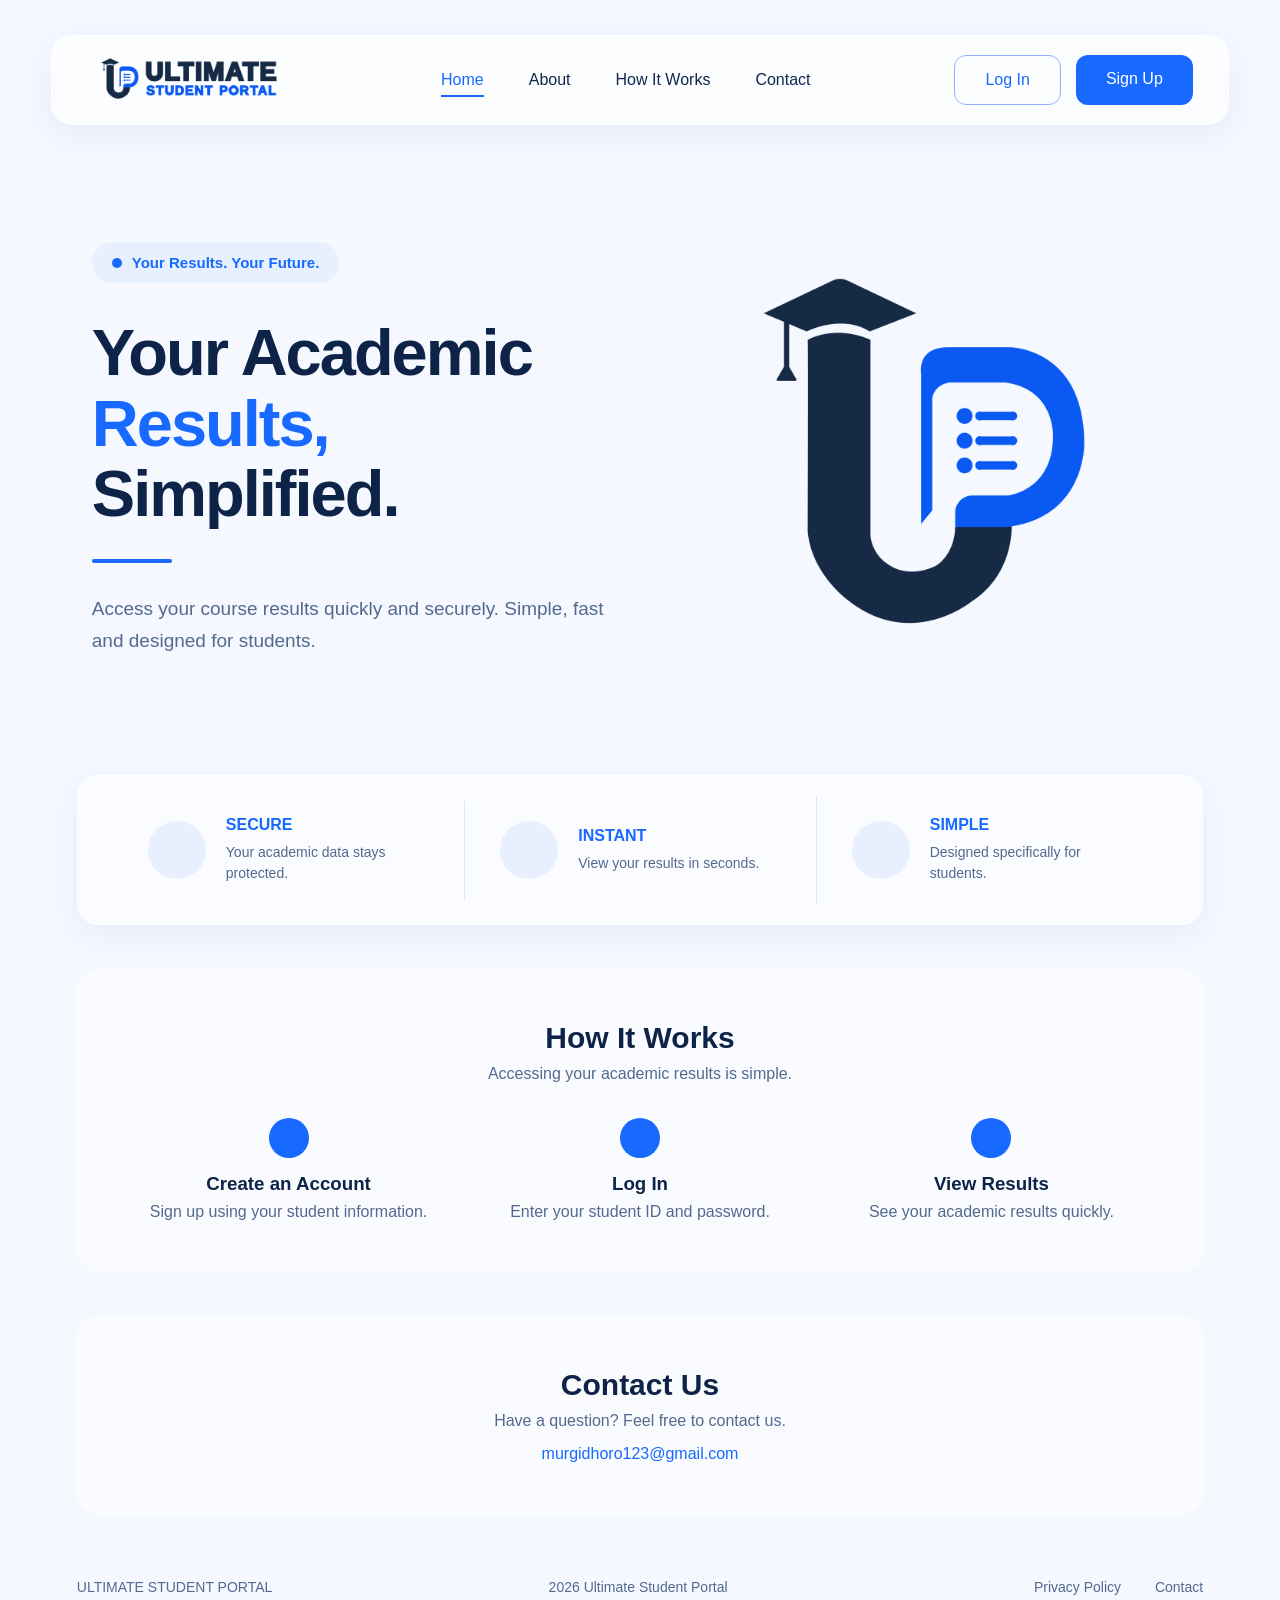
<file: Tools/Project USP/index.html>
<!DOCTYPE html>
<html lang="en">

<head>

  <meta charset="UTF-8">

  <meta name="viewport" content="width=device-width, initial-scale=1.0">

  <title>Ultimate Student Portal</title>


  <!-- Flaticon-->
  <link rel="stylesheet"
    href="https://cdn-uicons.flaticon.com/4.0.0/uicons-regular-rounded/css/uicons-regular-rounded.css">


  <!-- CSS -->
  <link rel="stylesheet" href="style.css">

</head>


<body class="body">


  <!-- NAVBAR -->

  <header class="navbar">


    <!-- LOGO -->

    <div class="brand">
    <img src="media/usp logo-02.png" alt="Ultimate Student Portal">
</div>



    <!-- NAVIGATION -->

    <nav id="navMenu">

      <a href="#home" class="active">

        <i class="fi fi-rr-home"></i>

        Home

      </a>


      <a href="#about">

        <i class="fi fi-rr-info"></i>

        About

      </a>


      <a href="#how">

        <i class="fi fi-rr-interrogation"></i>

        How It Works

      </a>


      <a href="#contact">

        <i class="fi fi-rr-envelope"></i>

        Contact

      </a>

    </nav>



    <!-- LOGIN AND SIGN UP -->

    <div class="buttons">

      <a href="login.html" class="login">

        <i class="fi fi-rr-sign-in-alt"></i>

        Log In

      </a>


      <a href="signup.html" class="signup">

        <i class="fi fi-rr-user-add"></i>

        Sign Up

      </a>

    </div>



    <!-- HAMBURGER BUTTON -->

    <button class="menu-button" onclick="toggleMenu()" aria-label="Open navigation menu">

      <i class="fi fi-rr-menu-burger"></i>

    </button>


  </header>





  <!-- HOME / HERO-->

  <main id="home">


    <section class="hero">


      <!-- LEFT SIDE -->

      <div class="hero-text">


        <div class="tag">

          <span></span>

          Your Results. Your Future.

        </div>



        <h1>

          Your Academic

          <strong>
            Results,
          </strong>

          Simplified.

        </h1>



        <div class="blue-line"></div>



        <p>

          Access your course results quickly and securely.
          Simple, fast and designed for students.

        </p>


      </div>



      <!-- RIGHT SIDE -->

<div class="hero-logo">
    <img
        src="media/usp logo-01.png"
        alt="Ultimate Student Portal"
        class="large-logo"
    >
</div>


    </section>





    <!--FEATURES-->

    <section class="features" id="about">



      <!-- FEATURE 1 -->

      <div class="feature">


        <div class="icon">

          <i class="fi fi-rr-shield-check"></i>

        </div>


        <div>

          <h3>
            SECURE
          </h3>


          <p>

            Your academic data
            stays protected.

          </p>

        </div>


      </div>




      <!-- FEATURE 2 -->

      <div class="feature">


        <div class="icon">

          <i class="fi fi-rr-bolt"></i>

        </div>


        <div>

          <h3>
            INSTANT
          </h3>


          <p>

            View your results
            in seconds.

          </p>

        </div>


      </div>




      <!-- FEATURE 3 -->

      <div class="feature">


        <div class="icon">

          <i class="fi fi-rr-user"></i>

        </div>


        <div>

          <h3>
            SIMPLE
          </h3>


          <p>

            Designed specifically
            for students.

          </p>

        </div>


      </div>


    </section>





    <!--HOW IT WORKS-->

    <section class="how-section" id="how">


      <h2>

        How It Works

      </h2>


      <p>

        Accessing your academic results is simple.

      </p>



      <div class="steps">



        <div class="step">


          <span>

            <i class="fi fi-rr-user-add"></i>

          </span>


          <h3>

            Create an Account

          </h3>


          <p>

            Sign up using your student information.

          </p>


        </div>




        <div class="step">


          <span>

            <i class="fi fi-rr-sign-in-alt"></i>

          </span>


          <h3>

            Log In

          </h3>


          <p>

            Enter your student ID and password.

          </p>


        </div>




        <div class="step">


          <span>

            <i class="fi fi-rr-document"></i>

          </span>


          <h3>

            View Results

          </h3>


          <p>

            See your academic results quickly.

          </p>


        </div>


      </div>


    </section>





    <!--CONTACT-->

    <section class="contact-section" id="contact">


      <h2>

        Contact Us

      </h2>


      <p>

        Have a question? Feel free to contact us.

      </p>


      <a href="mailto:example@email.com">

        <i class="fi fi-rr-envelope"></i>

        murgidhoro123@gmail.com

      </a>


    </section>


  </main>





  <!--FOOTER-->

  <footer>


    <div class="footer-brand">

      <i class="fi fi-rr-graduation-cap"></i>

      ULTIMATE STUDENT PORTAL

    </div>



    <div class="copyright">

      <i class="fi fi-rr-copyright"></i>

      2026 Ultimate Student Portal

    </div>



    <div class="footer-links">


      <a href="#">

        <i class="fi fi-rr-shield-check"></i>

        Privacy Policy

      </a>


      <a href="#contact">

        <i class="fi fi-rr-envelope"></i>

        Contact

      </a>


    </div>


  </footer>





  <!--JAVASCRIPT-->

  <script>


    function toggleMenu() {

      const menu =
        document.getElementById("navMenu");

      menu.classList.toggle("show");

    }



    /* Close menu after clicking a link */

    const menuLinks =
      document.querySelectorAll("#navMenu a");


    menuLinks.forEach(function (link) {

      link.addEventListener("click", function () {

        document
          .getElementById("navMenu")
          .classList.remove("show");

      });

    });


  </script>


</body>

</html>
</file>
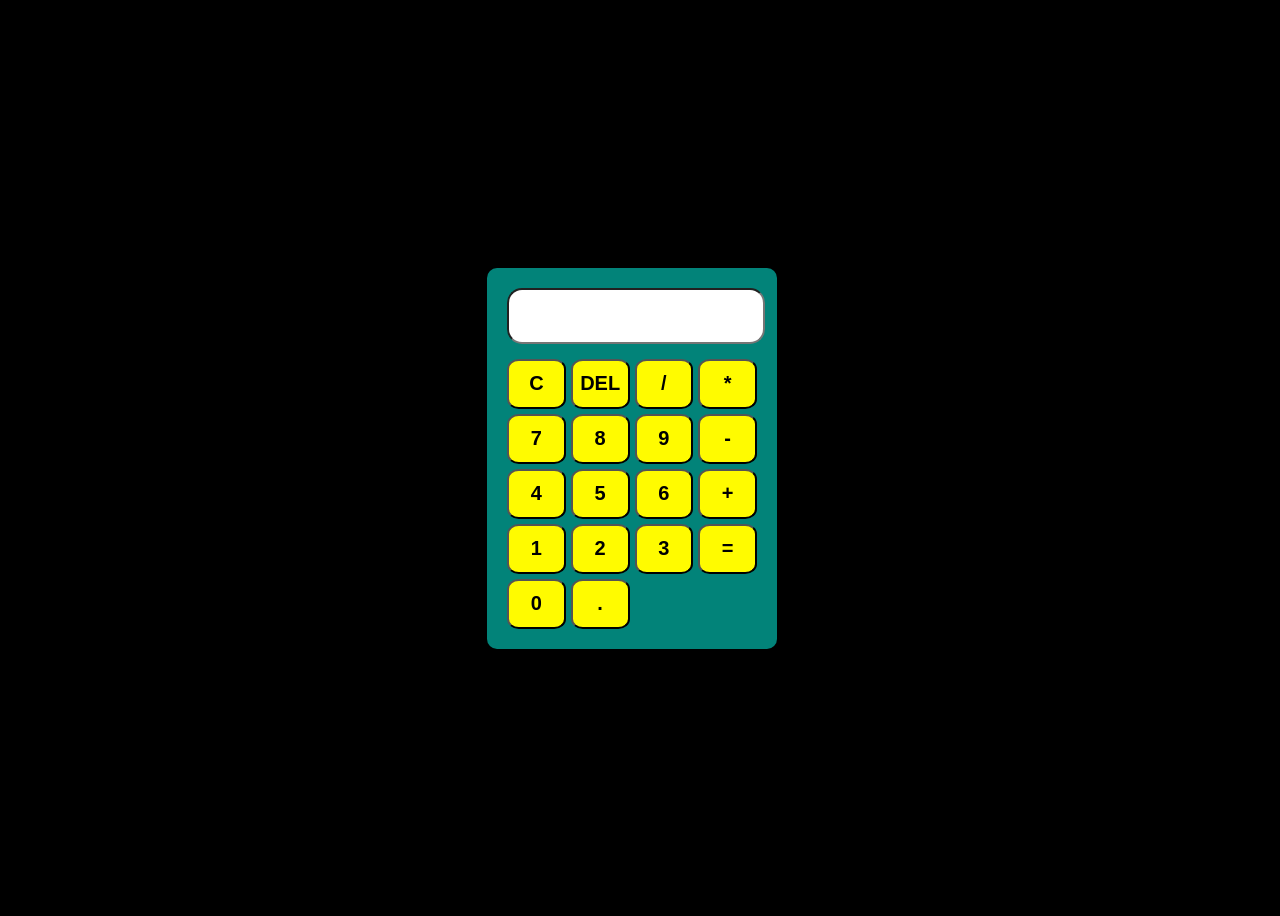
<file: Tools/Calculator task/calc.html>
<!DOCTYPE html>
<html lang="en">
<head>
    <meta charset="UTF-8">
    <meta name="viewport" content="width=device-width, initial-scale=1.0">

    <title>Simple Calculator</title>

    <!-- styles -->
    <link rel="stylesheet" href="styles.css">
</head>

<body>

    <div class="calculator">

        <!-- Display -->
        <input type="text" id="display" readonly>
        <!--buttons -->
        <div class="buttons">

            <button onclick="clrDisp()">C</button>
            <button onclick="deleteRmostNumber()">DEL</button>
            <button onclick="divide()">/</button>
            <button onclick="multiply()">*</button>

            <button onclick="inputToDisp('7')">7</button>
            <button onclick="inputToDisp('8')">8</button>
            <button onclick="inputToDisp('9')">9</button>
            <button onclick="subtract()">-</button>

            <button onclick="inputToDisp('4')">4</button>
            <button onclick="inputToDisp('5')">5</button>
            <button onclick="inputToDisp('6')">6</button>
            <button onclick="add()">+</button>

            <button onclick="inputToDisp('1')">1</button>
            <button onclick="inputToDisp('2')">2</button>
            <button onclick="inputToDisp('3')">3</button>
            <button onclick="calculate()">=</button>

            <button onclick="inputToDisp('0')">0</button>
            <button onclick="inputToDisp('.')">.</button>

        </div>

    </div>


    <!-- js -->
    <script src="calc.js"></script>

</body>
</html>
```
</file>
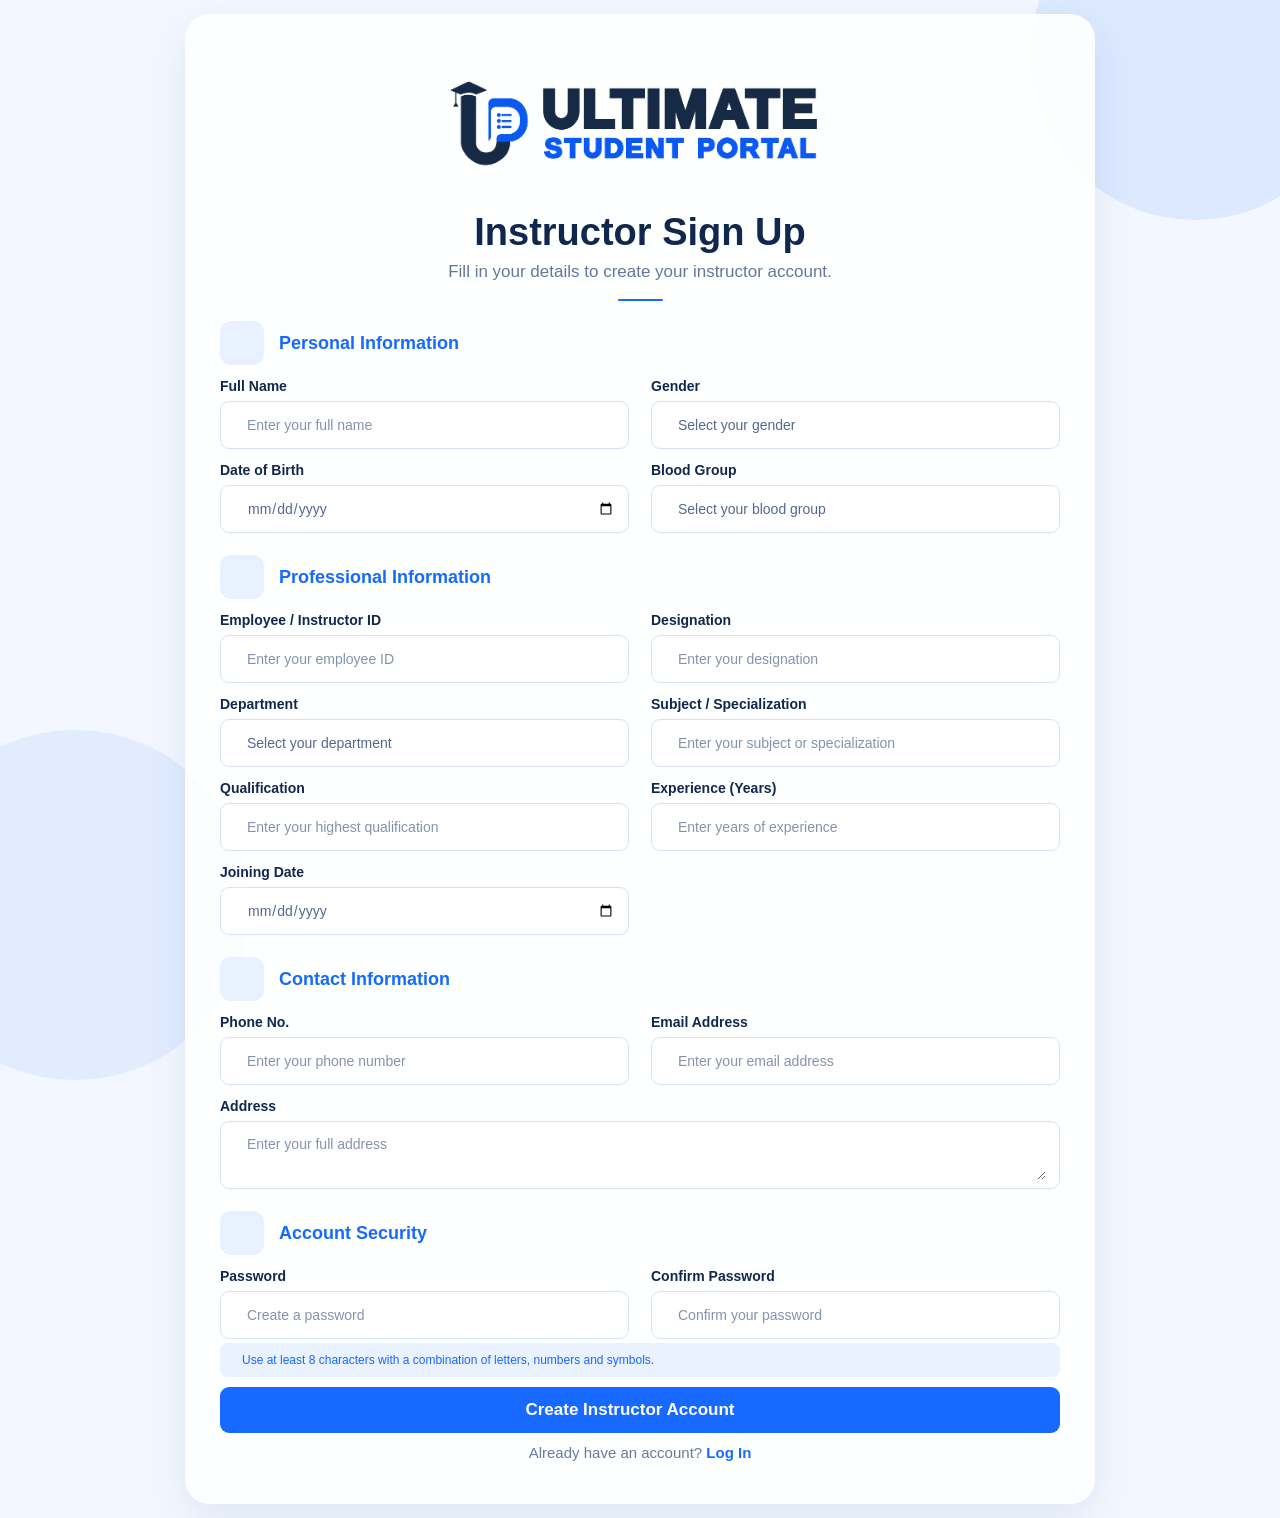
<file: Tools/Project USP/ins-signup.html>
<!DOCTYPE html>
<html lang="en">

<head>
    <meta charset="UTF-8">
    <meta name="viewport" content="width=device-width, initial-scale=1.0">

    <title>Instructor Sign Up</title>

    <link rel="stylesheet"
        href="https://cdn-uicons.flaticon.com/3.0.0/uicons-regular-rounded/css/uicons-regular-rounded.css">

    <link rel="stylesheet" href="ins-signup.css">
</head>

<body>

    <!-- Background -->

    <div class="background-circle circle-one"></div>
    <div class="background-circle circle-two"></div>


    <!-- Main Container -->

    <main class="signup-container">

        <!-- Brand -->

    <div class="brand">

      <img src="media/usp logo-02.png" alt="">

    </div>


        <!-- Heading -->

        <div class="heading">

            <h1>Instructor Sign Up</h1>

            <p>
                Fill in your details to create your instructor account.
            </p>

            <div class="heading-line"></div>

        </div>


        <!-- Personal Information -->

        <section class="form-section">

            <div class="section-title">

                <div class="section-icon">
                    <i class="fi fi-rr-user"></i>
                </div>

                <h2>Personal Information</h2>

            </div>


            <div class="form-grid">

                <div class="form-group">

                    <label>Full Name</label>

                    <div class="input-box">

                        <i class="fi fi-rr-user"></i>

                        <input type="text" placeholder="Enter your full name">

                    </div>

                </div>


                <div class="form-group">

                    <label>Gender</label>

                    <div class="input-box">

                        <i class="fi fi-rr-user"></i>

                        <select>
                            <option value="" selected disabled>
                                Select your gender
                            </option>
                            <option>Male</option>
                            <option>Female</option>
                        </select>

                        <i class="fi fi-rr-angle-small-down dropdown-icon"></i>

                    </div>

                </div>


                <div class="form-group">

                    <label>Date of Birth</label>

                    <div class="input-box">

                        <i class="fi fi-rr-calendar"></i>

                        <input type="date" placeholder="Select your date of birth">

                    </div>

                </div>


                <div class="form-group">

                    <label>Blood Group</label>

                    <div class="input-box">

                        <i class="fi fi-rr-drop"></i>

                        <select>
                            <option value="" selected disabled>
                                Select your blood group
                            </option>
                            <option>A+</option>
                            <option>A-</option>
                            <option>B+</option>
                            <option>B-</option>
                            <option>AB+</option>
                            <option>AB-</option>
                            <option>O+</option>
                            <option>O-</option>
                        </select>

                        <i class="fi fi-rr-angle-small-down dropdown-icon"></i>

                    </div>

                </div>

            </div>

        </section>


        <!-- Professional Information -->

        <section class="form-section">

            <div class="section-title">

                <div class="section-icon">
                    <i class="fi fi-rr-briefcase"></i>
                </div>

                <h2>Professional Information</h2>

            </div>


            <div class="form-grid">

                <div class="form-group">

                    <label>Employee / Instructor ID</label>

                    <div class="input-box">

                        <i class="fi fi-rr-id-badge"></i>

                        <input type="text" placeholder="Enter your employee ID">

                    </div>

                </div>


                <div class="form-group">

                    <label>Designation</label>

                    <div class="input-box">

                        <i class="fi fi-rr-users"></i>

                        <input type="text" placeholder="Enter your designation">

                    </div>

                </div>


                <div class="form-group">

                    <label>Department</label>

                    <div class="input-box">

                        <i class="fi fi-rr-university"></i>

                        <select>
                            <option value="" selected disabled>
                                Select your department
                            </option>
                            <option>Computer Science and Engineering</option>
                            <option>Electrical and Electronic Engineering</option>
                            <option>Business Administration</option>
                            <option>English</option>
                            <option>Law</option>
                        </select>

                        <i class="fi fi-rr-angle-small-down dropdown-icon"></i>

                    </div>

                </div>


                <div class="form-group">

                    <label>Subject / Specialization</label>

                    <div class="input-box">

                        <i class="fi fi-rr-book"></i>

                        <input type="text" placeholder="Enter your subject or specialization">

                    </div>

                </div>


                <div class="form-group">

                    <label>Qualification</label>

                    <div class="input-box">

                        <i class="fi fi-rr-graduation-cap"></i>

                        <input type="text" placeholder="Enter your highest qualification">

                    </div>

                </div>


                <div class="form-group">

                    <label>Experience (Years)</label>

                    <div class="input-box">

                        <i class="fi fi-rr-chart-histogram"></i>

                        <input type="number" placeholder="Enter years of experience">

                    </div>

                </div>


                <div class="form-group">

                    <label>Joining Date</label>

                    <div class="input-box">

                        <i class="fi fi-rr-calendar"></i>

                        <input type="date">

                    </div>

                </div>

            </div>

        </section>


        <!-- Contact Information -->

        <section class="form-section">

            <div class="section-title">

                <div class="section-icon">
                    <i class="fi fi-rr-phone-call"></i>
                </div>

                <h2>Contact Information</h2>

            </div>


            <div class="form-grid">

                <div class="form-group">

                    <label>Phone No.</label>

                    <div class="input-box">

                        <i class="fi fi-rr-phone-call"></i>

                        <input type="tel" placeholder="Enter your phone number">

                    </div>

                </div>


                <div class="form-group">

                    <label>Email Address</label>

                    <div class="input-box">

                        <i class="fi fi-rr-envelope"></i>

                        <input type="email" placeholder="Enter your email address">

                    </div>

                </div>


                <div class="form-group full-width">

                    <label>Address</label>

                    <div class="input-box textarea-box">

                        <i class="fi fi-rr-marker"></i>

                        <textarea placeholder="Enter your full address"></textarea>

                    </div>

                </div>

            </div>

        </section>


        <!-- Account Security -->

        <section class="form-section security-section">

            <div class="section-title">

                <div class="section-icon">
                    <i class="fi fi-rr-shield-check"></i>
                </div>

                <h2>Account Security</h2>

            </div>


            <div class="form-grid">

                <div class="form-group">

                    <label>Password</label>

                    <div class="input-box">

                        <i class="fi fi-rr-lock"></i>

                        <input type="password" placeholder="Create a password">

                        <i class="fi fi-rr-eye-crossed password-icon"></i>

                    </div>

                </div>


                <div class="form-group">

                    <label>Confirm Password</label>

                    <div class="input-box">

                        <i class="fi fi-rr-lock"></i>

                        <input type="password" placeholder="Confirm your password">

                        <i class="fi fi-rr-eye-crossed password-icon"></i>

                    </div>

                </div>

            </div>


            <!-- Password Information -->

            <div class="password-info">

                <i class="fi fi-rr-info"></i>

                <span>
                    Use at least 8 characters with a combination of letters,
                    numbers and symbols.
                </span>

            </div>


            <!-- Create Account -->

            <button type="submit" class="create-button">

                <span>Create Instructor Account</span>

                <i class="fi fi-rr-arrow-right"></i>

            </button>


            <!-- Login -->

            <p class="login-text">

                Already have an account?

                <a href="login.html">
                    Log In
                </a>

            </p>

        </section>

    </main>

</body>

</html>
</file>
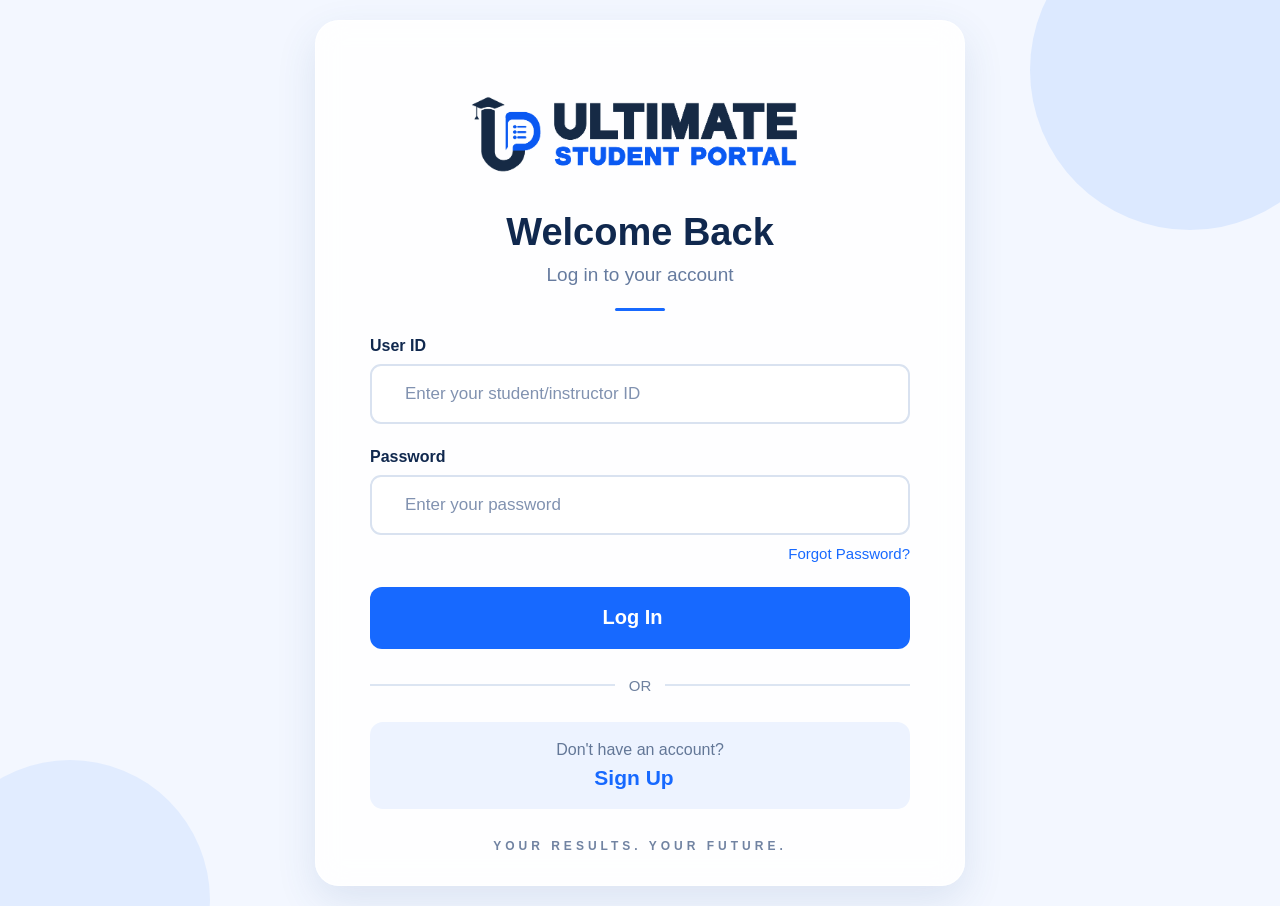
<file: Tools/Project USP/login.html>
<!DOCTYPE html>
<html lang="en">

<head>

    <meta charset="UTF-8">

    <meta name="viewport" content="width=device-width, initial-scale=1.0">

    <title>Login | Ultimate Student Portal</title>

    <link rel="stylesheet" href="login.css">

    <link rel="stylesheet"
        href="https://cdn-uicons.flaticon.com/3.0.0/uicons-regular-rounded/css/uicons-regular-rounded.css">

</head>


<body>


    <div class="background-circle circle-one"></div>
    <div class="background-circle circle-two"></div>


    <main class="login-container">


            <div class="brand">

      <img src="media/usp logo-02.png" alt="">

    </div>


        <section class="login-content">


            <div class="heading">

                <h1>Welcome Back</h1>

                <p>Log in to your account</p>

                <div class="heading-line"></div>

            </div>


            <form>


                <div class="form-group">

                    <label for="userID">
                        User ID
                    </label>

                    <div class="input-box">

                        <i class="fi fi-rr-user"></i>

                        <input type="text" id="userID" name="userID" placeholder="Enter your student/instructor ID"
                            required>

                    </div>

                </div>


                <div class="form-group">

                    <label for="password">
                        Password
                    </label>

                    <div class="input-box">

                        <i class="fi fi-rr-lock"></i>

                        <input type="password" id="password" name="password" placeholder="Enter your password" required>

                        <button type="button" class="password-toggle" onclick="togglePassword()"
                            aria-label="Show password">

                            <i id="passwordIcon" class="fi fi-rr-eye-crossed"></i>

                        </button>

                    </div>


                    <div class="forgot-password">

                        <a href="#">
                            Forgot Password?
                        </a>

                    </div>

                </div>


                <button type="submit" class="login-button">

                    <span>Log In</span>

                    <i class="fi fi-rr-arrow-right"></i>

                </button>


            </form>


            <div class="or-divider">

                <span></span>

                <p>OR</p>

                <span></span>

            </div>


            <div class="signup-box">

                <p>
                    Don't have an account?
                </p>

                <a href="signup.html">

                    Sign Up

                    <i class="fi fi-rr-arrow-right"></i>

                </a>

            </div>


        </section>


        <div class="tagline">

            YOUR RESULTS. YOUR FUTURE.

        </div>


    </main>


    <script>

        function togglePassword() {

            const password =
                document.getElementById("password");

            const icon =
                document.getElementById("passwordIcon");


            if (password.type === "password") {

                password.type = "text";

                icon.className = "fi fi-rr-eye";

            } else {

                password.type = "password";

                icon.className = "fi fi-rr-eye-crossed";

            }

        }

    </script>


</body>

</html>
</file>
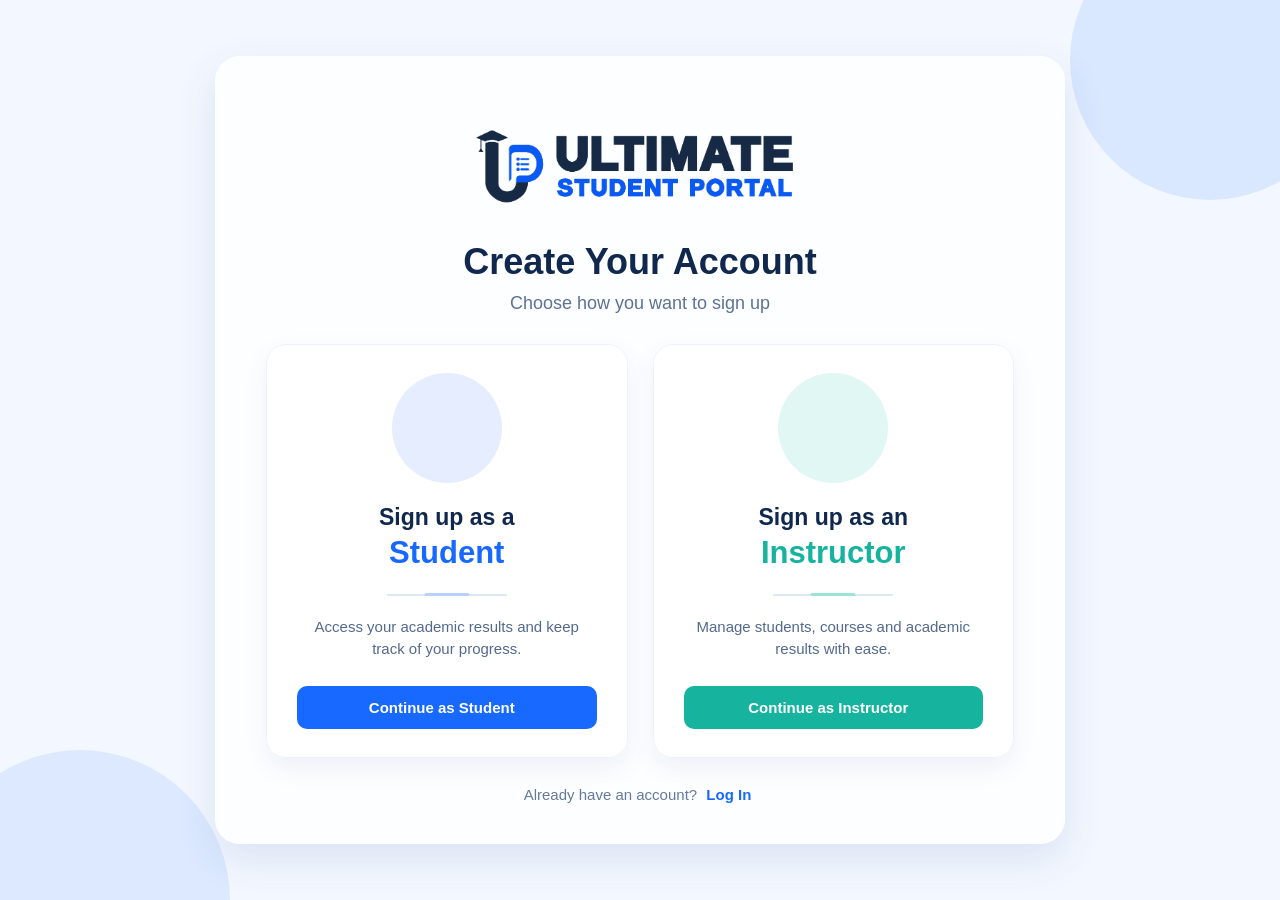
<file: Tools/Project USP/signup.html>
<!DOCTYPE html>
<html lang="en">

<head>

    <meta charset="UTF-8">

    <meta name="viewport" content="width=device-width, initial-scale=1.0">

    <title>Sign Up - Ultimate Student Portal</title>

    <!-- Flaticon Uicons -->
    <link rel="stylesheet"
        href="https://cdn-uicons.flaticon.com/4.0.0/uicons-regular-rounded/css/uicons-regular-rounded.css">

    <link rel="stylesheet" href="signup.css">

</head>


<body>


    <!-- MAIN CONTAINER -->

    <div class="container">


        <!-- LOGO / BRAND -->

    <div class="brand">

      <img src="media/usp logo-02.png" alt="">

    </div>


        <!-- HEADING -->

        <div class="heading">

            <h1>Create Your Account</h1>

            <p>Choose how you want to sign up</p>

        </div>


        <!-- ROLE CARDS -->

        <div class="role-container">


            <!-- STUDENT CARD -->

            <a href="student-signup.html" class="role-card student-card">


                <div class="role-icon">

                    <i class="fi fi-rr-graduation-cap"></i>

                </div>


                <h2>
                    Sign up as a
                    <span>Student</span>
                </h2>


                <div class="small-line"></div>


                <p>
                    Access your academic
                    results and keep track of
                    your progress.
                </p>


                <div class="continue-button">

                    Continue as Student

                    <i class="fi fi-rr-arrow-right"></i>

                </div>


            </a>



            <!-- INSTRUCTOR CARD -->

            <a href="ins-signup.html" class="role-card instructor-card">


                <div class="role-icon">

                    <i class="fi fi-rr-chalkboard-user"></i>

                </div>


                <h2>
                    Sign up as an
                    <span>Instructor</span>
                </h2>


                <div class="small-line"></div>


                <p>
                    Manage students, courses
                    and academic results
                    with ease.
                </p>


                <div class="continue-button">

                    Continue as Instructor

                    <i class="fi fi-rr-arrow-right"></i>

                </div>


            </a>


        </div>


        <!-- LOGIN -->

        <div class="login-text">

            Already have an account?

            <a href="login.html">
                Log In
                <i class="fi fi-rr-arrow-right"></i>
            </a>

        </div>


    </div>


</body>

</html>
</file>
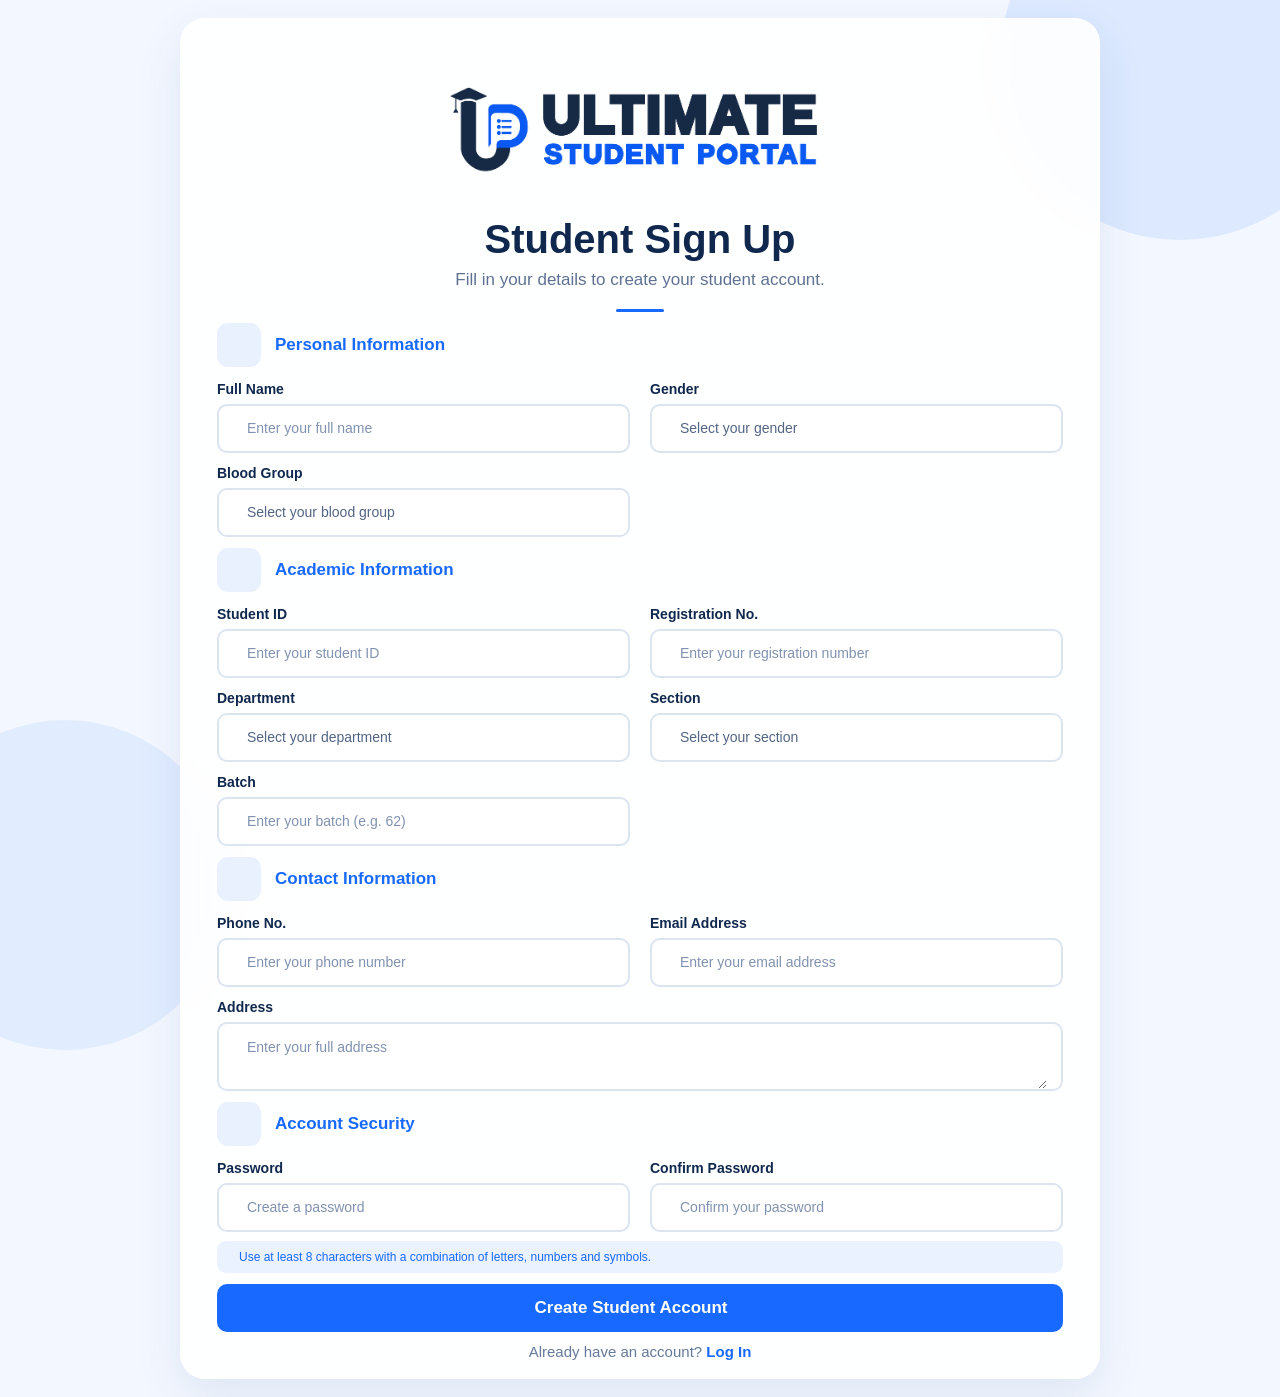
<file: Tools/Project USP/student-signup.html>
<!DOCTYPE html>
<html lang="en">

<head>

    <meta charset="UTF-8">
    <meta name="viewport" content="width=device-width, initial-scale=1.0">

    <title>Student Sign Up | Ultimate Student Portal</title>

    <link rel="stylesheet" href="student-signup.css">

    <link rel="stylesheet"
        href="https://cdn-uicons.flaticon.com/3.0.0/uicons-regular-rounded/css/uicons-regular-rounded.css">

</head>


<body>

    <!-- BACKGROUND -->

    <div class="background-circle circle-one"></div>
    <div class="background-circle circle-two"></div>


    <!-- SIGNUP CONTAINER -->

    <main class="signup-container">


        <!-- BRAND -->

        <div class="brand">

            <img src="media/usp logo-02.png" alt="">

        </div>


        <!-- HEADING -->

        <div class="heading">

            <h1>Student Sign Up</h1>

            <p>Fill in your details to create your student account.</p>

            <div class="heading-line"></div>

        </div>


        <!-- FORM -->

        <form class="signup-form">


            <!-- PERSONAL INFORMATION -->

            <section class="form-section">

                <div class="section-title">

                    <div class="section-icon">
                        <i class="fi fi-rr-user"></i>
                    </div>

                    <h2>Personal Information</h2>

                </div>


                <div class="form-grid">


                    <!-- FULL NAME -->

                    <div class="form-group">

                        <label for="fullName">
                            Full Name
                        </label>

                        <div class="input-box">

                            <i class="fi fi-rr-user"></i>

                            <input type="text" id="fullName" name="fullName" placeholder="Enter your full name"
                                required>

                        </div>

                    </div>


                    <!-- GENDER -->

                    <div class="form-group">

                        <label for="gender">
                            Gender
                        </label>

                        <div class="input-box select-box">

                            <i class="fi fi-rr-venus-mars"></i>

                            <select id="gender" name="gender" required>

                                <option value="" selected disabled>
                                    Select your gender
                                </option>

                                <option value="male">
                                    Male
                                </option>

                                <option value="female">
                                    Female
                                </option>

                            </select>

                            <i class="fi fi-rr-angle-small-down dropdown-icon"></i>

                        </div>

                    </div>


                    <!-- BLOOD GROUP -->

                    <div class="form-group">

                        <label for="bloodGroup">
                            Blood Group
                        </label>

                        <div class="input-box select-box">

                            <i class="fi fi-rr-drop"></i>

                            <select id="bloodGroup" name="bloodGroup" required>

                                <option value="" selected disabled>
                                    Select your blood group
                                </option>

                                <option value="A+">A+</option>
                                <option value="A-">A-</option>
                                <option value="B+">B+</option>
                                <option value="B-">B-</option>
                                <option value="AB+">AB+</option>
                                <option value="AB-">AB-</option>
                                <option value="O+">O+</option>
                                <option value="O-">O-</option>

                            </select>

                            <i class="fi fi-rr-angle-small-down dropdown-icon"></i>

                        </div>

                    </div>

                </div>

            </section>


            <!-- ACADEMIC INFORMATION -->

            <section class="form-section">

                <div class="section-title">

                    <div class="section-icon">
                        <i class="fi fi-rr-graduation-cap"></i>
                    </div>

                    <h2>Academic Information</h2>

                </div>


                <div class="form-grid">


                    <!-- STUDENT ID -->

                    <div class="form-group">

                        <label for="studentId">
                            Student ID
                        </label>

                        <div class="input-box">

                            <i class="fi fi-rr-id-badge"></i>

                            <input type="text" id="studentId" name="studentId" placeholder="Enter your student ID"
                                required>

                        </div>

                    </div>


                    <!-- REGISTRATION -->

                    <div class="form-group">

                        <label for="registration">
                            Registration No.
                        </label>

                        <div class="input-box">

                            <i class="fi fi-rr-file"></i>

                            <input type="text" id="registration" name="registration"
                                placeholder="Enter your registration number" required>

                        </div>

                    </div>


                    <!-- DEPARTMENT -->

                    <div class="form-group">

                        <label for="department">
                            Department
                        </label>

                        <div class="input-box select-box">

                            <i class="fi fi-rr-bank"></i>

                            <select id="department" name="department" required>

                                <option value="" selected disabled>
                                    Select your department
                                </option>

                                <option value="cse">
                                    Computer Science & Engineering
                                </option>

                                <option value="eee">
                                    Electrical & Electronic Engineering
                                </option>

                                <option value="bba">
                                    Business Administration
                                </option>

                                <option value="english">
                                    English
                                </option>

                            </select>

                            <i class="fi fi-rr-angle-small-down dropdown-icon"></i>

                        </div>

                    </div>


                    <!-- SECTION -->

                    <div class="form-group">

                        <label for="section">
                            Section
                        </label>

                        <div class="input-box select-box">

                            <i class="fi fi-rr-users-alt"></i>

                            <select id="section" name="section" required>

                                <option value="" selected disabled>
                                    Select your section
                                </option>

                                <option value="a">
                                    Section A
                                </option>

                                <option value="b">
                                    Section B
                                </option>

                                <option value="c">
                                    Section C
                                </option>

                                <option value="d">
                                    Section D
                                </option>

                            </select>

                            <i class="fi fi-rr-angle-small-down dropdown-icon"></i>

                        </div>

                    </div>


                    <!-- BATCH -->

                    <div class="form-group">

                        <label for="batch">
                            Batch
                        </label>

                        <div class="input-box">

                            <i class="fi fi-rr-calendar"></i>

                            <input type="text" id="batch" name="batch" placeholder="Enter your batch (e.g. 62)"
                                required>

                        </div>

                    </div>

                </div>

            </section>


            <!-- CONTACT INFORMATION -->

            <section class="form-section">

                <div class="section-title">

                    <div class="section-icon">
                        <i class="fi fi-rr-phone-call"></i>
                    </div>

                    <h2>Contact Information</h2>

                </div>


                <div class="form-grid">


                    <!-- PHONE -->

                    <div class="form-group">

                        <label for="phone">
                            Phone No.
                        </label>

                        <div class="input-box">

                            <i class="fi fi-rr-phone-call"></i>

                            <input type="tel" id="phone" name="phone" placeholder="Enter your phone number" required>

                        </div>

                    </div>


                    <!-- EMAIL -->

                    <div class="form-group">

                        <label for="email">
                            Email Address
                        </label>

                        <div class="input-box">

                            <i class="fi fi-rr-envelope"></i>

                            <input type="email" id="email" name="email" placeholder="Enter your email address" required>

                        </div>

                    </div>


                    <!-- ADDRESS -->

                    <div class="form-group full-width">

                        <label for="address">
                            Address
                        </label>

                        <div class="input-box textarea-box">

                            <i class="fi fi-rr-marker"></i>

                            <textarea id="address" name="address" placeholder="Enter your full address"
                                required></textarea>

                        </div>

                    </div>

                </div>

            </section>


            <!-- ACCOUNT SECURITY -->

            <section class="form-section">

                <div class="section-title">

                    <div class="section-icon">
                        <i class="fi fi-rr-shield-check"></i>
                    </div>

                    <h2>Account Security</h2>

                </div>


                <div class="form-grid">


                    <!-- PASSWORD -->

                    <div class="form-group">

                        <label for="password">
                            Password
                        </label>

                        <div class="input-box">

                            <i class="fi fi-rr-lock"></i>

                            <input type="password" id="password" name="password" placeholder="Create a password"
                                minlength="8" required>

                            <i class="fi fi-rr-eye-crossed password-icon"></i>

                        </div>

                    </div>


                    <!-- CONFIRM PASSWORD -->

                    <div class="form-group">

                        <label for="confirmPassword">
                            Confirm Password
                        </label>

                        <div class="input-box">

                            <i class="fi fi-rr-lock"></i>

                            <input type="password" id="confirmPassword" name="confirmPassword"
                                placeholder="Confirm your password" minlength="8" required>

                            <i class="fi fi-rr-eye-crossed password-icon"></i>

                        </div>

                    </div>

                </div>


                <!-- PASSWORD NOTE -->

                <div class="password-note">

                    <i class="fi fi-rr-info"></i>

                    <span>
                        Use at least 8 characters with a combination of letters, numbers and symbols.
                    </span>

                </div>

            </section>


            <!-- CREATE ACCOUNT -->

            <button type="submit" class="create-account">

                <span>
                    Create Student Account
                </span>

                <i class="fi fi-rr-arrow-right"></i>

            </button>

        </form>


        <!-- LOGIN -->

        <div class="login-text">

            Already have an account?

            <a href="login.html">
                Log In
            </a>

        </div>

    </main>

</body>

</html>
</file>
<file: Tools/Project USP/style.css>
* {
  margin: 0;
  padding: 0;
  box-sizing: border-box;
}

html {
  scroll-behavior: smooth;
}

body {
  font-family: Arial, sans-serif;
  color: #0d2347;
  background: #f5f8ff;
}


/* NAVBAR */

.navbar {
  width: 92%;
  height: 90px;
  margin: 35px auto 0;
  padding: 0 35px;

  display: flex;
  align-items: center;
  justify-content: space-between;

  background: rgba(255, 255, 255, 0.65);
  border: 1px solid white;
  border-radius: 22px;

  backdrop-filter: blur(10px);
  box-shadow: 0 10px 30px rgba(50, 90, 150, 0.08);
}



/* BRAND */

.brand {
    display: flex;
    align-items: center;
    flex-shrink: 0;
}


/* BRAND IMAGE */

.brand img {
    width: 210px;
    height: auto;
    display: block;
}


/* TABLET */

@media (max-width: 900px) {

    .brand img {
        width: 120px;
    }
}


/* MOBILE */

@media (max-width: 600px) {

    .brand img {
        width: 150px;
    }
}


/* SMALL PHONES */

@media (max-width: 380px) {

    .brand img {
        width: 130px;
    }
}

/* NAVIGATION */

nav {
  display: flex;
  gap: 45px;
}

nav a {
  position: relative;

  color: #10284e;
  text-decoration: none;
  font-size: 16px;
}

nav a:hover,
nav a.active {
  color: #1769ff;
}

nav a::after {
  content: "";

  position: absolute;
  width: 0;
  height: 2px;

  left: 50%;
  bottom: -8px;

  background: #1769ff;
}

nav a:hover::after,
nav a.active::after {
  width: 100%;
  left: 0;
}


/* HERO */

.hero {
    display: grid;

    grid-template-columns: 1.1fr 0.9fr;

    align-items: center;

    gap: 10px;
}


/* HERO TEXT */

.hero-text {
    min-width: 0;
}


/* HERO LOGO */

.hero-logo {
    display: flex;
    align-items: center;
    justify-content: center;
    min-width: 0;
}

.large-logo {
    display: block;
    width: clamp(240px, 30vw, 430px);
    height: auto;
    object-fit: contain;
}


/* MEDIUM SCREENS */

@media (max-width: 900px) {

    .hero {
        grid-template-columns: 1.15fr 0.85fr;
        gap: 15px;
    }

    .large-logo {
        width: clamp(220px, 28vw, 300px);
    }
}


/* MOBILE */

@media (max-width: 600px) {

    .hero {
        grid-template-columns: 1fr;
        gap: 25px;
    }

    .hero-logo {
        margin-top: 10px;
    }

    .large-logo {
        width: min(240px, 65vw);
    }
}


/* SMALL PHONES */

@media (max-width: 380px) {

    .large-logo {
        width: min(200px, 60vw);
    }
}

/* BUTTONS */

.buttons {
  display: flex;
  gap: 15px;
}

.buttons a {
  padding: 15px 30px;

  border-radius: 12px;
  text-decoration: none;
  font-size: 16px;

  transition: transform 0.25s ease, box-shadow 0.25s ease;
}

.buttons a:hover {
  transform: translateY(-3px);
}

.login {
  color: #1769ff;
  border: 1px solid #8db3ff;
  background: rgba(255, 255, 255, 0.4);
}

.login:hover {
  box-shadow: 0 8px 20px rgba(23, 105, 255, 0.12);
}

.signup {
  color: white;
  background: #1769ff;
}

.signup:hover {
  box-shadow: 0 10px 25px rgba(23, 105, 255, 0.25);
}


/* HAMBURGER */

.menu-button {
  display: none;

  padding: 10px 14px;

  background: white;
  border: 1px solid #8db3ff;
  border-radius: 10px;

  color: #1769ff;
  font-size: 20px;
  cursor: pointer;
}


/* HERO */

.hero {
  width: 88%;
  min-height: 570px;
  margin: 40px auto;

  display: grid;
  grid-template-columns: 1fr 1fr;
  align-items: center;
}

.hero-text {
  padding-left: 15px;
}

.tag {
  display: inline-flex;
  align-items: center;
  gap: 10px;

  padding: 12px 20px;
  margin-bottom: 35px;

  border-radius: 30px;
  background: rgba(225, 237, 255, 0.7);

  color: #1769ff;
  font-size: 15px;
  font-weight: bold;
}

.tag span {
  width: 10px;
  height: 10px;

  border-radius: 50%;
  background: #1769ff;
}

h1 {
  max-width: 600px;

  font-size: 65px;
  line-height: 1.08;
  letter-spacing: -2px;
}

h1 strong {
  display: block;
  color: #1769ff;
}

.blue-line {
  width: 80px;
  height: 4px;

  margin: 30px 0;

  background: #1769ff;
  border-radius: 5px;
}

.hero-text > p {
  max-width: 520px;

  color: #53698e;
  font-size: 19px;
  line-height: 1.7;
}


/* FEATURES */

.features {
  width: 88%;
  min-height: 140px;

  margin: 0 auto 45px;
  padding: 20px 35px;

  display: grid;
  grid-template-columns: repeat(3, 1fr);
  align-items: center;

  background: rgba(255, 255, 255, 0.55);
  border: 1px solid white;
  border-radius: 22px;

  backdrop-filter: blur(10px);
  box-shadow: 0 10px 30px rgba(50, 90, 150, 0.07);
}

.feature {
  display: flex;
  align-items: center;
  gap: 20px;

  padding: 20px 35px;
}

.feature + .feature {
  border-left: 1px solid #dce6f5;
}

.icon {
  width: 58px;
  height: 58px;
  flex-shrink: 0;

  display: flex;
  align-items: center;
  justify-content: center;

  border-radius: 50%;
  background: #e8f0ff;
  color: #1769ff;

  font-size: 25px;
  font-weight: bold;
}

.feature h3 {
  margin-bottom: 8px;

  color: #1769ff;
  font-size: 16px;
}

.feature p {
  color: #53698e;
  font-size: 14px;
  line-height: 1.5;
}


/* HOW IT WORKS */

.how-section {
  width: 88%;

  margin: 0 auto 45px;
  padding: 50px;

  text-align: center;

  background: rgba(255, 255, 255, 0.45);
  border: 1px solid white;
  border-radius: 22px;

  backdrop-filter: blur(10px);
}

.how-section h2 {
  margin-bottom: 10px;
  font-size: 30px;
}

.how-section > p {
  color: #53698e;
}

.steps {
  display: flex;
  justify-content: center;
  gap: 30px;

  margin-top: 35px;
}

.step {
  flex: 1;
}

.step span {
  display: inline-flex;

  width: 40px;
  height: 40px;

  align-items: center;
  justify-content: center;

  margin-bottom: 15px;

  border-radius: 50%;
  background: #1769ff;
  color: white;

  font-weight: bold;
}

.step h3 {
  margin-bottom: 8px;
}

.step p {
  color: #53698e;
}


/* CONTACT */

.contact-section {
  width: 88%;

  margin: 0 auto 45px;
  padding: 50px;

  text-align: center;

  background: rgba(255, 255, 255, 0.45);
  border: 1px solid white;
  border-radius: 22px;

  backdrop-filter: blur(10px);
}

.contact-section h2 {
  margin-bottom: 10px;
  font-size: 30px;
}

.contact-section p {
  margin-bottom: 15px;
  color: #53698e;
}

.contact-section a {
  color: #1769ff;
  text-decoration: none;
}


/* FOOTER */

footer {
  width: 88%;

  margin: 0 auto;
  padding: 20px 0 30px;

  display: flex;
  justify-content: space-between;
  align-items: center;

  color: #53698e;
  font-size: 14px;
}

.footer-links a {
  margin-left: 30px;

  color: #53698e;
  text-decoration: none;
}

.footer-links a:hover {
  color: #1769ff;
}


/* TABLET */

@media (max-width: 1000px) {

  .navbar {
    width: 94%;
    height: 80px;
    padding: 15px 20px;
  }

  .brand h2 {
    font-size: 16px;
    letter-spacing: 3px;
  }

  .brand p {
    font-size: 9px;
    letter-spacing: 2px;
  }

  .brand-mark {
    width: 38px;
    height: 38px;
    font-size: 21px;
  }

  nav {
    gap: 22px;
  }

  nav a {
    font-size: 14px;
    white-space: nowrap;
  }

  .buttons {
    gap: 8px;
  }

  .buttons a {
    padding: 11px 18px;
    font-size: 14px;
    white-space: nowrap;
  }

  .hero {
    grid-template-columns: 1fr;
  }

  .hero-empty {
    display: none;
  }

  .features {
    grid-template-columns: 1fr;
  }

  .feature + .feature {
    border-left: none;
    border-top: 1px solid #dce6f5;
  }

  .steps {
    flex-direction: column;
  }
}


/* MOBILE */

@media (max-width: 700px) {

  .navbar {
    height: auto;
    min-height: 75px;
    position: relative;
  }

  .buttons {
    margin-left: auto;
  }

  .menu-button {
    display: block;
    margin-left: 10px;
  }

  nav {
    display: none;

    position: absolute;

    top: calc(100% + 10px);
    left: 0;

    width: 100%;

    padding: 20px;

    flex-direction: column;
    align-items: center;
    gap: 20px;

    background: rgba(255, 255, 255, 0.95);
    border: 1px solid white;
    border-radius: 18px;

    box-shadow: 0 10px 30px rgba(50, 90, 150, 0.12);

    z-index: 1000;
  }

  nav.show {
    display: flex;
  }

  .hero {
    width: 90%;
    min-height: 500px;

    margin-top: 30px;

    text-align: center;
  }

  .hero-text {
    padding-left: 0;
  }

  h1 {
    font-size: 48px;
  }

  .blue-line {
    margin: 25px auto;
  }

  .hero-text > p {
    margin: auto;
  }

  .features,
  .how-section,
  .contact-section {
    width: 90%;
  }

  footer {
    width: 90%;

    flex-direction: column;
    gap: 15px;

    text-align: center;
  }

  .footer-links a {
    margin: 0 10px;
  }
}


/* SMALL MOBILE */

@media (max-width: 450px) {

  .navbar {
    padding: 12px 15px;
  }

  .brand {
    gap: 8px;
  }

  .brand-mark {
    width: 36px;
    height: 36px;
    font-size: 20px;
  }

  .brand h2 {
    font-size: 14px;
    letter-spacing: 2px;
  }

  .brand p {
    font-size: 8px;
    letter-spacing: 1.5px;
  }

  .buttons {
    gap: 5px;
  }

  .buttons a {
    padding: 10px 12px;
    font-size: 12px;
  }

  .menu-button {
    padding: 8px 10px;
    font-size: 18px;
  }

  h1 {
    font-size: 38px;
    letter-spacing: -1px;
  }

  .tag {
    padding: 10px 15px;
    font-size: 13px;
  }

  .hero-text > p {
    font-size: 16px;
  }

  .features {
    padding: 10px;
  }

  .feature {
    padding: 18px 10px;
  }

  .how-section,
  .contact-section {
    padding: 35px 20px;
  }
}
</file>
<file: Tools/Calculator task/styles.css>
body{
    font-family: 'Times New Roman', Times, serif;
    background-color: #000000;
    display: flex;
    justify-content: center;
    align-items: center;
    height: 100vh;
}

.calculator{ 
    background-color: rgba(3, 134, 123, 0.986); 
    padding: 20px; 
    width: 250px; 
    border-radius: 10px; 
}

.buttons{
    display: grid;
    grid-template-columns: repeat(4, 111111fr);
    gap: 5px;
}

button{
    font-weight:bold;
    background-color:rgb(255, 251, 0);
    height: 50px;
    font-size: 20px;
    border-radius: 20%;
    cursor: pointer;
    transition: 0.5s;
}

button:hover {
    background-color:rgb(0, 230, 11);
    transform: scale(1.05);
}

button:active {
    transform: scale(0.95);
}

#display{
    width: 100%;
    height: 50px;
    border-radius: 15px;
    font-size: 25px;
    text-align: right;
    margin-bottom: 15px;
}

.heading{
    color: azure;
    margin-bottom: 5px;
    font-size: small;
}
</file>
<file: Tools/Project USP/ins-signup.css>
/* RESET */

* {
    margin: 0;
    padding: 0;
    box-sizing: border-box;
}


/* BODY */

body {
    min-height: 100vh;

    padding: 14px 20px;

    font-family: Arial, sans-serif;

    color: #10284e;

    background: #f3f7ff;

    overflow-x: hidden;
}


/* BACKGROUND CIRCLES */

.background-circle {
    position: fixed;

    border-radius: 50%;

    z-index: -1;
}

.circle-one {
    width: 330px;
    height: 330px;

    top: -110px;
    right: -80px;

    background: #dce9ff;
}

.circle-two {
    width: 350px;
    height: 350px;

    bottom: -180px;
    left: -100px;

    background: #e1ecff;
}


/* SIGNUP CONTAINER */

.signup-container {
    width: 100%;
    max-width: 910px;

    margin: 0 auto;

    padding: 28px 34px 20px;

    background: rgba(255, 255, 255, 0.9);

    border: 1px solid rgba(255, 255, 255, 0.95);

    border-radius: 25px;

    box-shadow: 0 15px 40px rgba(50, 90, 150, 0.1);
}


/* BRAND */

.brand {
    width: 100%;
    display: flex;
    justify-content: center;
}


/* BRAND IMAGE */

.brand img {
    width: 440px;
    height: auto;

    display: block;

    object-fit: contain;
}


/* TABLET */

@media (max-width: 900px) {

    .brand img {
        width: 380px;
    }
}


/* MOBILE */

@media (max-width: 600px) {

    .brand img {
        width: 350px;
    }
}


/* SMALL PHONES */

@media (max-width: 380px) {

    .brand img {
        width: 300px;
    }
}
/* HEADING */

.heading {
    text-align: center;

    margin-bottom: 20px;
}

.heading h1 {
    margin-bottom: 7px;

    font-size: 38px;

    line-height: 1.2;

    color: #10284e;
}

.heading p {
    color: #637797;

    font-size: 17px;
}

.heading-line {
    width: 45px;
    height: 2px;

    margin: 17px auto 0;

    border-radius: 5px;

    background: #1769ff;
}


/* FORM SECTION */

.form-section {
    margin-bottom: 22px;
}


/* SECTION TITLE */

.section-title {
    display: flex;

    align-items: center;

    gap: 15px;

    margin-bottom: 13px;
}

.section-icon {
    width: 44px;
    height: 44px;

    display: flex;

    align-items: center;
    justify-content: center;

    border-radius: 11px;

    background: #e8f1ff;

    color: #1769ff;

    font-size: 20px;
}

.section-title h2 {
    color: #1769ff;

    font-size: 18px;
}


/* FORM GRID */

.form-grid {
    display: grid;

    grid-template-columns: 1fr 1fr;

    column-gap: 22px;

    row-gap: 13px;
}


/* FORM GROUP */

.form-group {
    min-width: 0;
}

.form-group.full-width {
    grid-column: 1 / -1;
}

.form-group label {
    display: block;

    margin-bottom: 7px;

    color: #10284e;

    font-size: 14px;

    font-weight: bold;
}


/* INPUT BOX */

.input-box {
    width: 100%;
    height: 48px;

    display: flex;

    align-items: center;

    gap: 13px;

    padding: 0 13px;

    border: 1.5px solid #d8e1ef;

    border-radius: 9px;

    background: #fff;
}

.input-box:focus-within {
    border-color: #1769ff;
}

.input-box>i {
    flex-shrink: 0;

    color: #7185a7;

    font-size: 16px;
}

.input-box input,
.input-box select,
.input-box textarea {
    width: 100%;

    border: none;

    outline: none;

    background: transparent;

    color: #53698e;

    font-family: Arial, sans-serif;

    font-size: 14px;
}

.input-box input {
    height: 100%;
}

.input-box select {
    height: 100%;

    appearance: none;

    cursor: pointer;
}

.input-box input::placeholder,
.input-box textarea::placeholder {
    color: #8493ac;
}

.dropdown-icon {
    pointer-events: none;
}

.textarea-box {
    height: 68px;

    align-items: flex-start;

    padding-top: 13px;
}

.textarea-box textarea {
    height: 45px;

    resize: vertical;

    line-height: 1.4;
}


/* PASSWORD ICON */

.password-icon {
    cursor: pointer;
}


/* PASSWORD INFORMATION */

.password-info {
    min-height: 34px;

    display: flex;

    align-items: center;

    gap: 10px;

    margin-top: 4px;

    padding: 7px 12px;

    border-radius: 8px;

    background: #eaf2ff;

    color: #1769ff;

    font-size: 12px;

    font-weight: 500;
}

.password-info i {
    flex-shrink: 0;

    font-size: 16px;
}


/* CREATE BUTTON */

.create-button {
    width: 100%;
    height: 46px;

    margin-top: 10px;

    border: none;

    border-radius: 9px;

    display: flex;

    align-items: center;
    justify-content: center;

    gap: 20px;

    background: #1769ff;

    color: white;

    font-family: Arial, sans-serif;

    font-size: 17px;

    font-weight: bold;

    cursor: pointer;

    transition: transform 0.2s ease, box-shadow 0.2s ease;
}

.create-button:hover {
    transform: translateY(-2px);

    box-shadow: 0 8px 18px rgba(23, 105, 255, 0.2);
}

.create-button i {
    font-size: 17px;
}


/* LOGIN */

.login-text {
    margin-top: 11px;

    text-align: center;

    color: #687b9b;

    font-size: 15px;
}

.login-text a {
    color: #1769ff;

    text-decoration: none;

    font-weight: bold;
}

.login-text a:hover {
    text-decoration: underline;
}


/* TABLET */

@media (max-width: 800px) {

    body {
        padding: 15px;
    }

    .signup-container {
        padding: 25px 25px 18px;
    }

    .brand-mark {
        width: 58px;
        height: 58px;

        font-size: 33px;
    }

    .brand-text h2 {
        font-size: 23px;
    }

    .brand-text p {
        font-size: 11px;
    }

    .heading h1 {
        font-size: 34px;
    }

    .heading p {
        font-size: 16px;
    }

    .form-grid {
        column-gap: 16px;
    }
}


/* MOBILE */

@media (max-width: 600px) {

    body {
        padding: 10px;
    }

    .signup-container {
        padding: 22px 17px 18px;

        border-radius: 20px;
    }

    .brand {
        gap: 10px;

        margin-bottom: 10px;
    }

    .brand-mark {
        width: 50px;
        height: 50px;

        border-radius: 13px;

        font-size: 28px;
    }

    .brand-text h2 {
        font-size: 19px;

        letter-spacing: 3px;
    }

    .brand-text p {
        font-size: 8px;

        letter-spacing: 2.5px;
    }

    .heading {
        margin-bottom: 18px;
    }

    .heading h1 {
        font-size: 29px;
    }

    .heading p {
        font-size: 14px;

        line-height: 1.5;
    }

    .heading-line {
        margin-top: 13px;
    }

    .form-section {
        margin-bottom: 20px;
    }

    .section-title {
        gap: 10px;

        margin-bottom: 11px;
    }

    .section-icon {
        width: 38px;
        height: 38px;

        border-radius: 10px;

        font-size: 17px;
    }

    .section-title h2 {
        font-size: 16px;
    }

    .form-grid {
        grid-template-columns: 1fr;

        row-gap: 12px;
    }

    .form-group.full-width {
        grid-column: auto;
    }

    .form-group label {
        font-size: 13px;

        margin-bottom: 6px;
    }

    .input-box {
        height: 45px;

        padding: 0 11px;

        gap: 10px;
    }

    .input-box>i {
        font-size: 15px;
    }

    .input-box input,
    .input-box select,
    .input-box textarea {
        font-size: 13px;
    }

    .textarea-box {
        height: 65px;
    }

    .password-info {
        font-size: 10px;

        line-height: 1.4;
    }

    .create-button {
        height: 45px;

        font-size: 15px;

        gap: 14px;
    }

    .login-text {
        font-size: 13px;
    }

    .circle-one {
        width: 240px;
        height: 240px;

        top: -80px;
        right: -100px;
    }

    .circle-two {
        width: 220px;
        height: 220px;

        bottom: -100px;
        left: -100px;
    }
}


/* SMALL PHONES */

@media (max-width: 380px) {

    .signup-container {
        padding: 20px 13px 16px;
    }

    .brand-mark {
        width: 45px;
        height: 45px;

        font-size: 25px;
    }

    .brand-text h2 {
        font-size: 17px;

        letter-spacing: 2.5px;
    }

    .brand-text p {
        font-size: 7px;

        letter-spacing: 2px;
    }

    .heading h1 {
        font-size: 26px;
    }

    .heading p {
        font-size: 13px;
    }

    .section-title h2 {
        font-size: 15px;
    }

    .input-box input,
    .input-box select,
    .input-box textarea {
        font-size: 12px;
    }

    .password-info {
        font-size: 9px;
    }
}
</file>
<file: Tools/Project USP/login.css>
/* RESET */

* {
    margin: 0;
    padding: 0;
    box-sizing: border-box;
}


/* BODY */

body {

    min-height: 100vh;

    padding: 20px;

    display: flex;
    align-items: center;
    justify-content: center;

    font-family: Arial, sans-serif;

    color: #10284e;

    background: #f3f7ff;

    overflow-x: hidden;
}


/* BACKGROUND CIRCLES */

.background-circle {

    position: fixed;

    border-radius: 50%;

    z-index: -1;
}


.circle-one {

    width: 320px;
    height: 320px;

    top: -90px;
    right: -70px;

    background: #dce9ff;
}


.circle-two {

    width: 280px;
    height: 280px;

    bottom: -140px;
    left: -70px;

    background: #e1ecff;
}


/* LOGIN CONTAINER */

.login-container {

    width: 100%;

    max-width: 650px;

    padding: 42px 50px 32px;

    background: rgba(255, 255, 255, 0.88);

    border: 1px solid rgba(255, 255, 255, 0.95);

    border-radius: 24px;

    backdrop-filter: blur(15px);

    box-shadow:
        0 15px 40px rgba(50, 90, 150, 0.12);
}


/* BRAND */

.brand {
    width: 100%;

    display: flex;
    align-items: center;
    justify-content: center;
}


/* BRAND IMAGE */

.brand img {
    width: 390px;
    height: auto;

    display: block;

    object-fit: contain;
}


/* TABLET */

@media (max-width: 900px) {

    .brand img {
        width: 370px;
    }
}


/* MOBILE */

@media (max-width: 600px) {

    .brand img {
        width: 300px;
    }
}


/* SMALL PHONES */

@media (max-width: 380px) {

    .brand img {
        width: 280px;
    }
}

/* LOGIN CONTENT */

.login-content {

    width: 100%;

    max-width: 540px;

    margin: auto;
}


/* HEADING */

.heading {

    text-align: center;

    margin-bottom: 26px;
}


.heading h1 {

    font-size: 38px;

    line-height: 1.15;

    margin-bottom: 9px;

    color: #10284e;
}


.heading p {

    color: #667b9f;

    font-size: 19px;
}


.heading-line {

    width: 50px;

    height: 3px;

    margin: 22px auto 0;

    background: #1769ff;

    border-radius: 5px;
}


/* FORM */

.form-group {

    margin-bottom: 24px;
}


.form-group label {

    display: block;

    margin-bottom: 9px;

    font-size: 16px;

    font-weight: bold;

    color: #10284e;
}


/* INPUT */

.input-box {

    width: 100%;

    height: 60px;

    display: flex;

    align-items: center;

    gap: 15px;

    padding: 0 18px;

    border: 2px solid #d9e2f0;

    border-radius: 11px;

    background: rgba(255, 255, 255, 0.7);

    transition:
        border-color 0.25s ease,
        box-shadow 0.25s ease;
}


.input-box:focus-within {

    border-color: #1769ff;

    box-shadow:
        0 0 0 3px rgba(23, 105, 255, 0.08);
}


.input-box>i {

    flex-shrink: 0;

    color: #7185a7;

    font-size: 20px;
}


.input-box input {

    width: 100%;

    height: 100%;

    border: none;

    outline: none;

    background: transparent;

    color: #10284e;

    font-size: 17px;
}


.input-box input::placeholder {

    color: #8192b0;
}


/* PASSWORD TOGGLE */

.password-toggle {

    border: none;

    background: transparent;

    color: #7185a7;

    cursor: pointer;

    display: flex;

    align-items: center;

    justify-content: center;

    padding: 4px;

    font-size: 19px;
}


.password-toggle:hover {

    color: #1769ff;
}


/* FORGOT PASSWORD */

.forgot-password {

    text-align: right;

    margin-top: 10px;
}


.forgot-password a {

    color: #1769ff;

    text-decoration: none;

    font-size: 15px;

    font-weight: 500;
}


.forgot-password a:hover {

    text-decoration: underline;
}


/* LOGIN BUTTON */

.login-button {

    width: 100%;

    height: 62px;

    border: none;

    border-radius: 12px;

    display: flex;

    align-items: center;

    justify-content: center;

    gap: 15px;

    background: #1769ff;

    color: white;

    font-size: 20px;

    font-weight: bold;

    cursor: pointer;

    transition:
        transform 0.25s ease,
        box-shadow 0.25s ease;
}


.login-button:hover {

    transform: translateY(-3px);

    box-shadow:
        0 10px 20px rgba(23, 105, 255, 0.25);
}


.login-button i {

    font-size: 21px;

    transition: transform 0.25s ease;
}


.login-button:hover i {

    transform: translateX(5px);
}


/* OR DIVIDER */

.or-divider {

    display: flex;

    align-items: center;

    gap: 14px;

    margin: 28px 0;
}


.or-divider span {

    flex: 1;

    height: 2px;

    background: #dce5f2;
}


.or-divider p {

    color: #6f819f;

    font-size: 15px;
}


/* SIGN UP BOX */

.signup-box {

    padding: 19px;

    border-radius: 13px;

    background: #edf3ff;

    text-align: center;
}


.signup-box p {

    margin-bottom: 7px;

    color: #637797;

    font-size: 16px;
}


.signup-box a {

    display: inline-flex;

    align-items: center;

    gap: 12px;

    color: #1769ff;

    text-decoration: none;

    font-size: 21px;

    font-weight: bold;
}


.signup-box a i {

    transition: transform 0.25s ease;
}


.signup-box a:hover i {

    transform: translateX(5px);
}


/* TAGLINE */

.tagline {

    margin-top: 30px;

    text-align: center;

    color: #7183a2;

    font-size: 12px;

    font-weight: bold;

    letter-spacing: 4px;
}


/* TABLET */

@media (max-width: 800px) {

    body {

        padding: 15px;
    }


    .login-container {

        padding: 35px 35px 28px;
    }


    .brand-mark {

        width: 58px;
        height: 58px;

        font-size: 32px;
    }


    .brand-text h2 {

        font-size: 22px;
    }


    .brand-text p {

        font-size: 11px;
    }


    .heading h1 {

        font-size: 34px;
    }


    .heading p {

        font-size: 17px;
    }


    .input-box {

        height: 56px;
    }


    .input-box input {

        font-size: 16px;
    }
}


/* MOBILE */

@media (max-width: 600px) {

    body {

        padding: 12px;

        align-items: flex-start;
    }


    .login-container {

        margin-top: 12px;

        padding: 28px 18px 25px;

        border-radius: 20px;
    }


    .brand {

        gap: 10px;

        margin-bottom: 28px;
    }


    .brand-mark {

        width: 52px;
        height: 52px;

        border-radius: 13px;

        font-size: 28px;
    }


    .brand-text h2 {

        font-size: 17px;

        letter-spacing: 3px;
    }


    .brand-text p {

        font-size: 8px;

        letter-spacing: 2.5px;
    }


    .heading {

        margin-bottom: 23px;
    }


    .heading h1 {

        font-size: 27px;
    }


    .heading p {

        font-size: 15px;
    }


    .heading-line {

        margin-top: 18px;
    }


    .form-group {

        margin-bottom: 20px;
    }


    .form-group label {

        font-size: 15px;

        margin-bottom: 8px;
    }


    .input-box {

        height: 52px;

        padding: 0 14px;

        gap: 11px;
    }


    .input-box>i {

        font-size: 18px;
    }


    .input-box input {

        font-size: 14px;
    }


    .forgot-password a {

        font-size: 14px;
    }


    .login-button {

        height: 54px;

        font-size: 17px;
    }


    .login-button i {

        font-size: 19px;
    }


    .or-divider {

        margin: 23px 0;
    }


    .signup-box {

        padding: 17px 12px;
    }


    .signup-box p {

        font-size: 14px;
    }


    .signup-box a {

        font-size: 19px;
    }


    .tagline {

        margin-top: 25px;

        font-size: 9px;

        letter-spacing: 2.5px;
    }


    .circle-one {

        width: 230px;
        height: 230px;

        top: -80px;
        right: -80px;
    }


    .circle-two {

        width: 210px;
        height: 210px;

        bottom: -100px;
        left: -80px;
    }
}


/* SMALL PHONES */

@media (max-width: 380px) {

    .login-container {

        padding: 25px 14px;
    }


    .brand-text h2 {

        font-size: 15px;

        letter-spacing: 2.5px;
    }


    .brand-text p {

        font-size: 7px;

        letter-spacing: 2px;
    }


    .heading h1 {

        font-size: 25px;
    }


    .heading p {

        font-size: 14px;
    }


    .input-box input {

        font-size: 13px;
    }
}
</file>
<file: Tools/Project USP/signup.css>
/* RESET */

* {
    margin: 0;
    padding: 0;
    box-sizing: border-box;
}


/* BODY */

body {

    font-family: Arial, sans-serif;

    background: #f3f7ff;

    color: #10284e;

    min-height: 100vh;

    display: flex;

    justify-content: center;

    align-items: center;

    padding: 20px;

    overflow-x: hidden;
}


/* BACKGROUND CIRCLES */

body::before {

    content: "";

    position: fixed;

    width: 280px;
    height: 280px;

    border-radius: 50%;

    background: #d9e7ff;

    top: -80px;
    right: -70px;

    z-index: -1;
}


body::after {

    content: "";

    position: fixed;

    width: 300px;
    height: 300px;

    border-radius: 50%;

    background: #dce9ff;

    bottom: -150px;
    left: -70px;

    z-index: -1;
}


/* MAIN CONTAINER */

.container {

    width: 100%;

    max-width: 850px;

    padding: 40px 50px;

    background: rgba(255, 255, 255, 0.82);

    border: 1px solid rgba(255, 255, 255, 0.9);

    border-radius: 25px;

    backdrop-filter: blur(15px);

    box-shadow:
        0 15px 40px rgba(50, 90, 150, 0.12);

    text-align: center;
}


/* BRAND */

.brand {
    width: 100%;

    display: flex;
    align-items: center;
    justify-content: center;
}


/* BRAND IMAGE */

.brand img {
    width: 380px;
    height: auto;

    display: block;

    object-fit: contain;
}


/* TABLET */

@media (max-width: 900px) {

    .brand img {
        width: 360px;
    }
}


/* MOBILE */

@media (max-width: 600px) {

    .brand img {
        width: 300px;
    }
}


/* SMALL PHONES */

@media (max-width: 380px) {

    .brand img {
        width: 280px;
    }
}

/* HEADING */

.heading {

    margin-bottom: 30px;
}


.heading h1 {

    font-size: 36px;

    margin-bottom: 10px;

    color: #10284e;
}


.heading p {

    color: #5d7194;

    font-size: 18px;
}


/* ROLE CONTAINER */

.role-container {

    display: grid;

    grid-template-columns: 1fr 1fr;

    gap: 25px;
}


/* ROLE CARD */

.role-card {

    padding: 28px 30px;

    text-decoration: none;

    color: #10284e;

    background: rgba(255, 255, 255, 0.7);

    border: 1px solid #edf2fa;

    border-radius: 20px;

    box-shadow:
        0 10px 25px rgba(50, 90, 150, 0.08);

    transition:
        transform 0.3s ease,
        box-shadow 0.3s ease;
}


.role-card:hover {

    transform: translateY(-6px);

    box-shadow:
        0 15px 30px rgba(50, 90, 150, 0.14);
}


/* ICON CIRCLE */

.role-icon {

    width: 110px;
    height: 110px;

    margin: 0 auto 20px;

    border-radius: 50%;

    display: flex;

    align-items: center;
    justify-content: center;

    font-size: 52px;
}


.student-card .role-icon {

    background: #e5edff;

    color: #1769ff;
}


.instructor-card .role-icon {

    background: #e1f7f3;

    color: #16b39f;
}


/* CARD HEADING */

.role-card h2 {

    font-size: 23px;

    line-height: 1.3;
}


.role-card h2 span {

    display: block;

    font-size: 31px;
}


.student-card h2 span {

    color: #1769ff;
}


.instructor-card h2 span {

    color: #16b39f;
}


/* SMALL LINE */

.small-line {

    width: 120px;

    height: 2px;

    margin: 20px auto;

    background: #dce6f5;

    position: relative;
}


.small-line::after {

    content: "";

    position: absolute;

    width: 45px;

    height: 3px;

    top: -1px;

    left: 50%;

    transform: translateX(-50%);

    border-radius: 5px;
}


.student-card .small-line::after {

    background: #b8d0ff;
}


.instructor-card .small-line::after {

    background: #9ce4da;
}


/* DESCRIPTION */

.role-card p {

    max-width: 280px;

    margin: auto;

    color: #53698e;

    font-size: 15px;

    line-height: 1.5;
}


/* CONTINUE BUTTON */

.continue-button {

    margin-top: 25px;

    padding: 13px 18px;

    border-radius: 10px;

    color: white;

    font-size: 15px;

    font-weight: bold;

    display: flex;

    align-items: center;

    justify-content: center;

    gap: 10px;

    transition:
        transform 0.25s ease,
        box-shadow 0.25s ease;
}


.student-card .continue-button {

    background: #1769ff;
}


.instructor-card .continue-button {

    background: #16b39f;
}


.continue-button:hover {

    transform: translateY(-3px);
}


.student-card .continue-button:hover {

    box-shadow:
        0 8px 20px rgba(23, 105, 255, 0.2);
}


.instructor-card .continue-button:hover {

    box-shadow:
        0 8px 20px rgba(22, 179, 159, 0.2);
}


/* ICON */

.continue-button i {

    font-size: 17px;
}


/* LOGIN */

.login-text {

    margin-top: 28px;

    color: #65799a;

    font-size: 15px;
}


.login-text a {

    color: #1769ff;

    text-decoration: none;

    font-weight: bold;

    margin-left: 5px;
}


.login-text a i {

    margin-left: 5px;
}


.login-text a:hover {

    text-decoration: underline;
}


/* TABLET */

@media (max-width: 800px) {

    body {

        padding: 15px;
    }


    .container {

        padding: 35px 30px;
    }


    .heading h1 {

        font-size: 32px;
    }


    .heading p {

        font-size: 17px;
    }


    .role-container {

        gap: 18px;
    }


    .role-card {

        padding: 25px 20px;
    }


    .role-icon {

        width: 100px;
        height: 100px;

        font-size: 47px;
    }


    .role-card h2 {

        font-size: 21px;
    }


    .role-card h2 span {

        font-size: 28px;
    }
}


/* MOBILE */

@media (max-width: 600px) {

    body {

        padding: 12px;

        align-items: flex-start;
    }


    .container {

        margin-top: 12px;

        padding: 28px 16px;

        border-radius: 20px;
    }


    .brand {

        gap: 10px;

        margin-bottom: 25px;
    }


    .brand-mark {

        width: 52px;
        height: 52px;

        border-radius: 13px;

        font-size: 28px;
    }


    .brand-text h2 {

        font-size: 17px;

        letter-spacing: 3px;
    }


    .brand-text p {

        font-size: 8px;

        letter-spacing: 2.5px;
    }


    .heading {

        margin-bottom: 24px;
    }


    .heading h1 {

        font-size: 27px;
    }


    .heading p {

        font-size: 15px;
    }


    .role-container {

        grid-template-columns: 1fr;

        gap: 18px;
    }


    .role-card {

        padding: 25px 18px;
    }


    .role-icon {

        width: 90px;
        height: 90px;

        font-size: 42px;

        margin-bottom: 17px;
    }


    .role-card h2 {

        font-size: 20px;
    }


    .role-card h2 span {

        font-size: 26px;
    }


    .small-line {

        width: 110px;

        margin: 17px auto;
    }


    .role-card p {

        font-size: 14px;
    }


    .continue-button {

        margin-top: 22px;

        padding: 12px 16px;

        font-size: 14px;
    }


    .login-text {

        margin-top: 24px;

        font-size: 14px;
    }


    body::before {

        width: 220px;
        height: 220px;

        top: -70px;
        right: -70px;
    }


    body::after {

        width: 210px;
        height: 210px;

        bottom: -100px;
        left: -70px;
    }
}


/* SMALL PHONES */

@media (max-width: 380px) {

    .container {

        padding: 24px 13px;
    }


    .brand-text h2 {

        font-size: 15px;

        letter-spacing: 2.5px;
    }


    .brand-text p {

        font-size: 7px;

        letter-spacing: 2px;
    }


    .heading h1 {

        font-size: 24px;
    }


    .heading p {

        font-size: 14px;
    }


    .role-card {

        padding: 22px 15px;
    }


    .role-icon {

        width: 82px;
        height: 82px;

        font-size: 38px;
    }


    .role-card h2 {

        font-size: 19px;
    }


    .role-card h2 span {

        font-size: 24px;
    }


    .role-card p {

        font-size: 13px;
    }


    .continue-button {

        font-size: 13px;
    }


    .login-text {

        font-size: 13px;
    }
}
</file>
<file: Tools/Project USP/student-signup.css>
/* RESET */

* {
    margin: 0;
    padding: 0;
    box-sizing: border-box;
}


/* BODY */

body {
    min-height: 100vh;

    padding: 18px;

    font-family: Arial, sans-serif;

    color: #10284e;

    background: #f3f7ff;

    overflow-x: hidden;
}


/* BACKGROUND */

.background-circle {
    position: fixed;

    border-radius: 50%;

    z-index: -1;
}


.circle-one {
    width: 360px;
    height: 360px;

    top: -120px;
    right: -80px;

    background: #dce9ff;
}


.circle-two {
    width: 330px;
    height: 330px;

    bottom: -150px;
    left: -100px;

    background: #e1ecff;
}


/* CONTAINER */

.signup-container {
    width: 100%;
    max-width: 920px;

    margin: auto;

    padding: 30px 36px 18px;

    background: rgba(255, 255, 255, 0.9);

    border: 1px solid rgba(255, 255, 255, 0.95);

    border-radius: 25px;

    box-shadow: 0 18px 45px rgba(50, 90, 150, 0.1);

    backdrop-filter: blur(12px);
}


/* BRAND */

.brand {
    width: 100%;
    display: flex;
    justify-content: center;
}


/* BRAND IMAGE */

.brand img {
    width: 440px;
    height: auto;

    display: block;

    object-fit: contain;
}


/* TABLET */

@media (max-width: 900px) {

    .brand img {
        width: 380px;
    }
}


/* MOBILE */

@media (max-width: 600px) {

    .brand img {
        width: 350px;
    }
}


/* SMALL PHONES */

@media (max-width: 380px) {

    .brand img {
        width: 300px;
    }
}

/* HEADING */

.heading {
    text-align: center;

    margin-bottom: 11px;
}


.heading h1 {
    margin-bottom: 8px;

    color: #10284e;

    font-size: 40px;

    line-height: 1.15;
}


.heading p {
    color: #5f7192;

    font-size: 17px;
}


.heading-line {
    width: 48px;
    height: 3px;

    margin: 19px auto 0;

    background: #1769ff;

    border-radius: 5px;
}


/* FORM SECTION */

.form-section {
    margin-top: 11px;
}


.section-title {
    display: flex;

    align-items: center;

    gap: 14px;

    margin-bottom: 14px;
}


.section-icon {
    width: 44px;
    height: 44px;

    display: flex;

    align-items: center;
    justify-content: center;

    border-radius: 11px;

    background: #e9f1ff;

    color: #1769ff;
}


.section-icon i {
    font-size: 22px;
}


.section-title h2 {
    color: #1769ff;

    font-size: 17px;
}


/* FORM GRID */

.form-grid {
    display: grid;

    grid-template-columns: 1fr 1fr;

    column-gap: 20px;

    row-gap: 12px;
}


.form-group {
    min-width: 0;
}


.full-width {
    grid-column: 1 / -1;
}


/* LABEL */

.form-group label {
    display: block;

    margin-bottom: 7px;

    color: #10284e;

    font-size: 14px;

    font-weight: bold;
}


/* INPUT */

.input-box {
    width: 100%;
    height: 49px;

    display: flex;

    align-items: center;

    gap: 14px;

    padding: 0 14px;

    border: 2px solid #dce4f0;

    border-radius: 10px;

    background: white;
}


.input-box>i {
    flex-shrink: 0;

    color: #7185a7;

    font-size: 17px;
}


.input-box input,
.input-box select,
.input-box textarea {
    width: 100%;

    border: none;

    outline: none;

    background: transparent;

    color: #526584;

    font-family: Arial, sans-serif;

    font-size: 14px;
}


.input-box input::placeholder,
.input-box textarea::placeholder {
    color: #8192b0;
}


/* SELECT */

.select-box {
    position: relative;
}


.select-box select {
    appearance: none;

    cursor: pointer;

    padding-right: 20px;
}


.dropdown-icon {
    position: absolute;

    right: 13px;

    pointer-events: none;
}


/* TEXTAREA */

.textarea-box {
    height: 69px;

    align-items: flex-start;

    padding-top: 14px;
}


.textarea-box textarea {
    height: 100%;

    resize: vertical;

    line-height: 1.4;
}


/* PASSWORD ICON */

.password-icon {
    cursor: pointer;
}


/* PASSWORD NOTE */

.password-note {
    min-height: 32px;

    display: flex;

    align-items: center;

    gap: 10px;

    margin-top: 9px;

    padding: 7px 12px;

    border-radius: 9px;

    background: #eaf2ff;

    color: #1769ff;

    font-size: 12px;

    font-weight: 500;
}


.password-note i {
    flex-shrink: 0;

    font-size: 17px;
}


/* BUTTON */

.create-account {
    width: 100%;
    height: 48px;

    margin-top: 11px;

    border: none;

    border-radius: 10px;

    display: flex;

    align-items: center;
    justify-content: center;

    gap: 18px;

    background: #1769ff;

    color: white;

    font-size: 17px;

    font-weight: bold;

    cursor: pointer;

    transition: transform 0.2s ease, box-shadow 0.2s ease;
}


.create-account:hover {
    transform: translateY(-2px);

    box-shadow: 0 8px 20px rgba(23, 105, 255, 0.2);
}


.create-account i {
    font-size: 19px;

    transition: transform 0.2s ease;
}


.create-account:hover i {
    transform: translateX(4px);
}


/* LOGIN */

.login-text {
    margin-top: 11px;

    text-align: center;

    color: #65799a;

    font-size: 15px;
}


.login-text a {
    color: #1769ff;

    text-decoration: none;

    font-weight: bold;
}


.login-text a:hover {
    text-decoration: underline;
}


/* TABLET */

@media (max-width: 800px) {

    body {
        padding: 15px;
    }


    .signup-container {
        max-width: 720px;

        padding: 28px 30px 18px;
    }


    .brand-mark {
        width: 60px;
        height: 60px;

        font-size: 33px;
    }


    .brand-text h2 {
        font-size: 23px;
    }


    .brand-text p {
        font-size: 11px;
    }


    .heading h1 {
        font-size: 36px;
    }


    .heading p {
        font-size: 16px;
    }
}


/* MOBILE */

@media (max-width: 600px) {

    body {
        padding: 10px;
    }


    .signup-container {
        padding: 24px 18px 17px;

        border-radius: 20px;
    }


    .brand {
        gap: 10px;

        margin-bottom: 13px;
    }


    .brand-mark {
        width: 52px;
        height: 52px;

        border-radius: 13px;

        font-size: 29px;
    }


    .brand-text h2 {
        font-size: 18px;

        letter-spacing: 3px;
    }


    .brand-text p {
        font-size: 8px;

        letter-spacing: 2.5px;
    }


    .heading {
        margin-bottom: 10px;
    }


    .heading h1 {
        font-size: 29px;
    }


    .heading p {
        font-size: 14px;

        line-height: 1.5;
    }


    .heading-line {
        margin-top: 15px;
    }


    .form-section {
        margin-top: 12px;
    }


    .section-title {
        gap: 10px;

        margin-bottom: 11px;
    }


    .section-icon {
        width: 38px;
        height: 38px;

        border-radius: 10px;
    }


    .section-icon i {
        font-size: 19px;
    }


    .section-title h2 {
        font-size: 15px;
    }


    .form-grid {
        grid-template-columns: 1fr;

        row-gap: 11px;
    }


    .full-width {
        grid-column: auto;
    }


    .form-group label {
        font-size: 13px;

        margin-bottom: 6px;
    }


    .input-box {
        height: 46px;

        padding: 0 12px;

        gap: 11px;
    }


    .input-box>i {
        font-size: 16px;
    }


    .input-box input,
    .input-box select,
    .input-box textarea {
        font-size: 13px;
    }


    .textarea-box {
        height: 70px;

        padding-top: 12px;
    }


    .password-note {
        font-size: 10px;

        line-height: 1.4;
    }


    .create-account {
        height: 47px;

        font-size: 15px;
    }


    .login-text {
        font-size: 13px;
    }


    .circle-one {
        width: 250px;
        height: 250px;

        top: -100px;
        right: -100px;
    }


    .circle-two {
        width: 220px;
        height: 220px;

        bottom: -100px;
        left: -100px;
    }
}


/* SMALL PHONES */

@media (max-width: 380px) {

    .signup-container {
        padding: 22px 14px 15px;
    }


    .brand-mark {
        width: 48px;
        height: 48px;

        font-size: 27px;
    }


    .brand-text h2 {
        font-size: 16px;

        letter-spacing: 2.5px;
    }


    .brand-text p {
        font-size: 7px;

        letter-spacing: 2px;
    }


    .heading h1 {
        font-size: 26px;
    }


    .heading p {
        font-size: 13px;
    }


    .input-box {
        height: 44px;
    }


    .password-note {
        padding: 6px 9px;

        font-size: 9px;
    }


    .create-account {
        font-size: 14px;
    }
}
</file>
